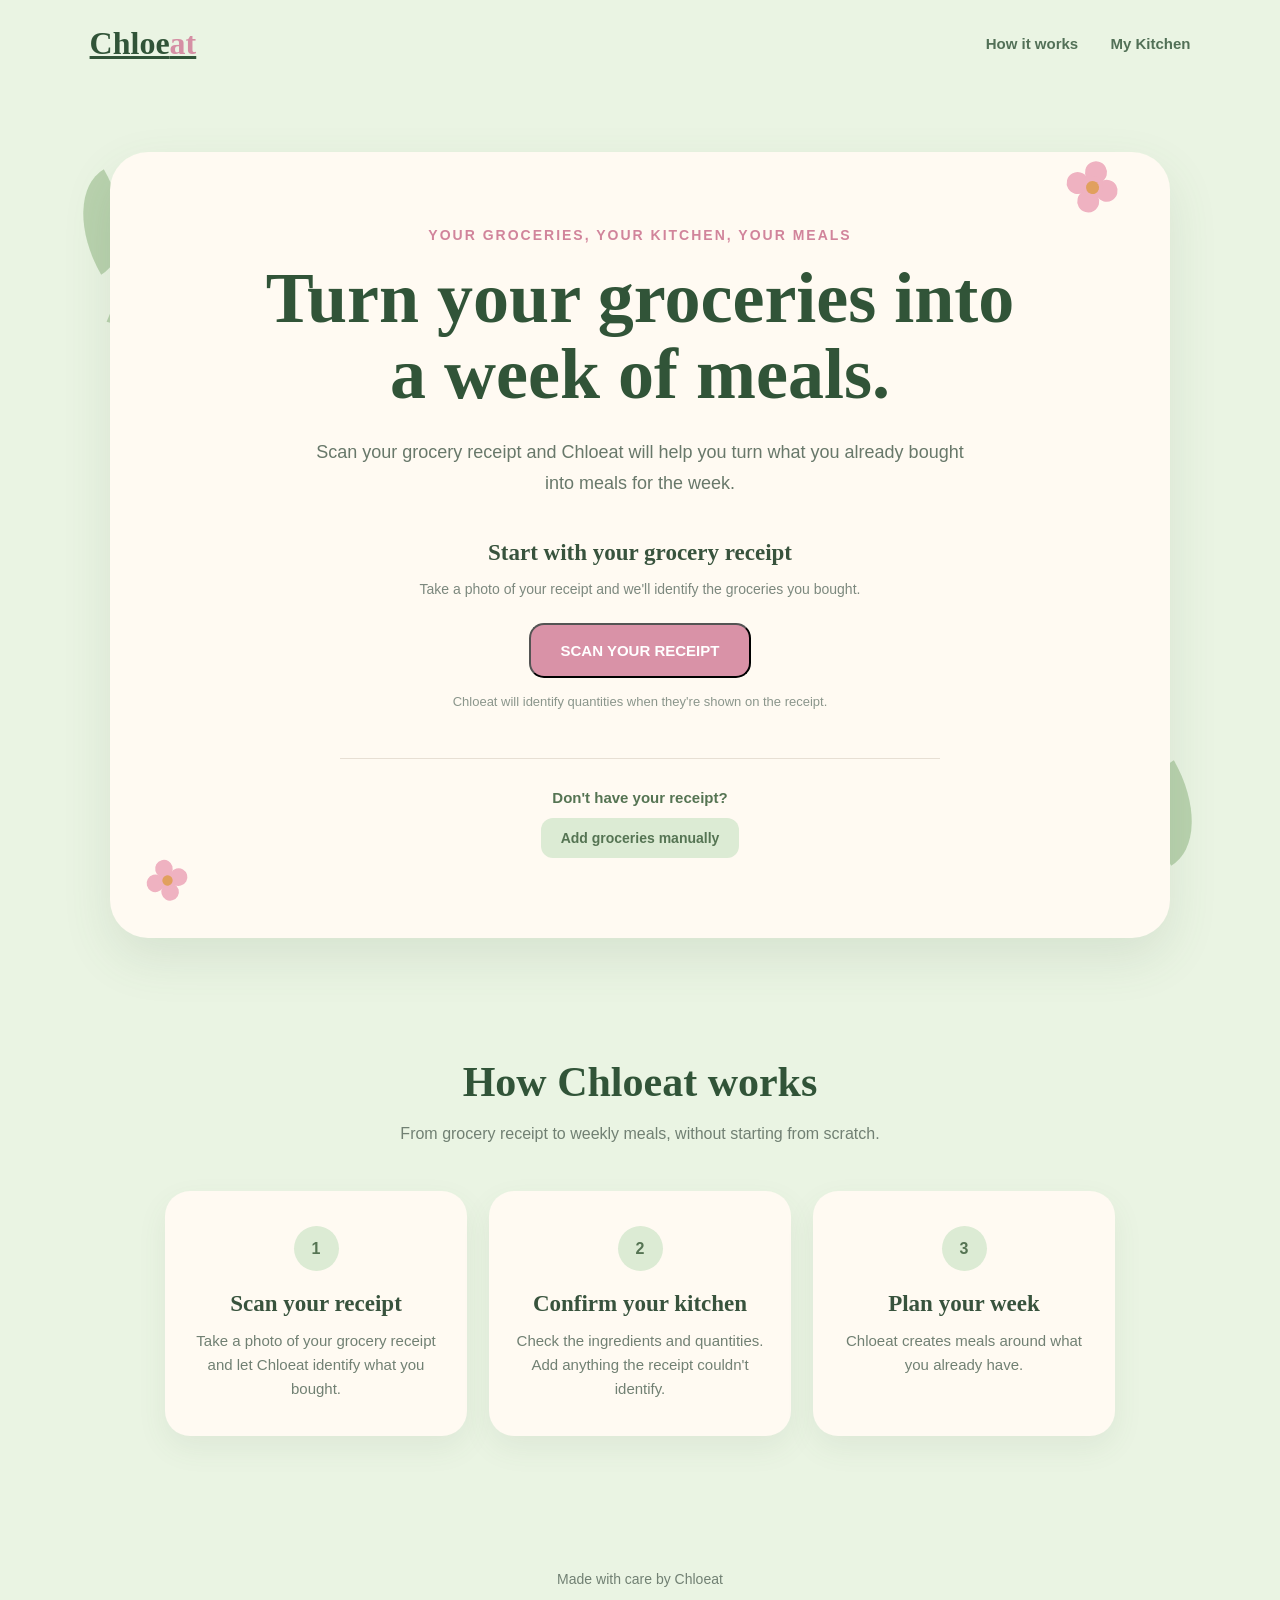
<file: index.html>
<!DOCTYPE html>
<html lang="en">

<head>
    <meta charset="UTF-8">
    <meta name="viewport" content="width=device-width, initial-scale=1.0">

    <title>Chloeat | Make Something With What You Have</title>

    <link rel="stylesheet" href="style.css">
</head>


<body>

    <header>

        <a href="index.html" class="logo">
            Chloe<span>at</span>
        </a>

        <nav>
            <a href="#how-it-works">
                How it works
            </a>

            <a href="kitchen.html">
                My Kitchen
            </a>
        </nav>

    </header>


    <main>

        <section class="hero" id="home">

            <div class="leaf leaf-one"></div>
            <div class="leaf leaf-two"></div>
            <div class="leaf leaf-three"></div>
            <div class="leaf leaf-four"></div>


            <div class="flower flower-one">
                <span></span>
            </div>

            <div class="flower flower-two">
                <span></span>
            </div>


            <div class="hero-card">

                <div class="small-title">
                    Your groceries, your kitchen, your meals
                </div>


                <h1>
                    Turn your groceries into a week of meals.
                </h1>


                <p class="hero-text">
                    Scan your grocery receipt and Chloeat will
                    help you turn what you already bought into
                    meals for the week.
                </p>


                <!-- RECEIPT SCANNER -->

                <div class="scanner-area">

                    <h2>
                        Start with your grocery receipt
                    </h2>

                    <p>
                        Take a photo of your receipt and we'll
                        identify the groceries you bought.
                    </p>


                    <div class="scan-wrapper">

                        <button
                            type="button"
                            class="scan-button"
                            id="scan-button"
                        >
                            SCAN YOUR RECEIPT
                        </button>


                        <input
                            id="receipt-upload"
                            type="file"
                            accept="image/*"
                            capture="environment"
                        >

                    </div>


                    <p class="scanner-note">
                        Chloeat will identify quantities when
                        they're shown on the receipt.
                    </p>

                </div>


                <!-- MANUAL OPTION -->

                <div class="manual-option">

                    <p>
                        Don't have your receipt?
                    </p>

                    <button
                        class="manual-button"
                        type="button"
                        id="manual-button"
                    >
                        Add groceries manually
                    </button>

                </div>

            </div>

        </section>


        <!-- HOW IT WORKS -->

        <section
            class="how-it-works"
            id="how-it-works"
        >

            <div class="section-header">

                <h2>
                    How Chloeat works
                </h2>

                <p>
                    From grocery receipt to weekly meals,
                    without starting from scratch.
                </p>

            </div>


            <div class="steps">

                <article class="step">

                    <div class="step-number">
                        1
                    </div>

                    <h3>
                        Scan your receipt
                    </h3>

                    <p>
                        Take a photo of your grocery receipt
                        and let Chloeat identify what you bought.
                    </p>

                </article>


                <article class="step">

                    <div class="step-number">
                        2
                    </div>

                    <h3>
                        Confirm your kitchen
                    </h3>

                    <p>
                        Check the ingredients and quantities.
                        Add anything the receipt couldn't identify.
                    </p>

                </article>


                <article class="step">

                    <div class="step-number">
                        3
                    </div>

                    <h3>
                        Plan your week
                    </h3>

                    <p>
                        Chloeat creates meals around what you
                        already have.
                    </p>

                </article>

            </div>

        </section>

    </main>


    <footer>

        <p>
            Made with care by Chloeat
        </p>

    </footer>


    <script>

        const receiptUpload =
            document.getElementById(
                "receipt-upload"
            );


        const scanButton =
            document.getElementById(
                "scan-button"
            );


        /*
         * OPEN FILE PICKER
         */

        scanButton.addEventListener(
            "click",
            function () {

                receiptUpload.click();

            }
        );


        /*
         * WHEN A RECEIPT IS SELECTED
         */

        receiptUpload.addEventListener(
            "change",
            function () {

                if (
                    receiptUpload.files.length === 0
                ) {

                    return;

                }


                /*
                 * IMPORTANT:
                 * START A COMPLETELY NEW SCAN
                 */

                localStorage.removeItem(
                    "groceries"
                );


                localStorage.removeItem(
                    "receiptText"
                );


                localStorage.removeItem(
                    "receiptImage"
                );


                /*
                 * READ THE IMAGE
                 */

                const file =
                    receiptUpload.files[0];


                const reader =
                    new FileReader();


                reader.onload =
                    function () {

                        localStorage.setItem(
                            "receiptImage",
                            reader.result
                        );


                        localStorage.setItem(
                            "receiptName",
                            file.name
                        );


                        /*
                         * GO TO PROCESSING
                         */

                        window.location.href =
                            "processing.html";

                    };


                reader.readAsDataURL(file);

            }
        );


        /*
         * MANUAL GROCERIES
         */

        const manualButton =
            document.getElementById(
                "manual-button"
            );


        manualButton.addEventListener(
            "click",
            function () {

                localStorage.removeItem(
                    "groceries"
                );


                localStorage.removeItem(
                    "receiptText"
                );


                localStorage.removeItem(
                    "receiptImage"
                );


                window.location.href =
                    "kitchen.html";

            }
        );

    </script>

</body>

</html>
</file>
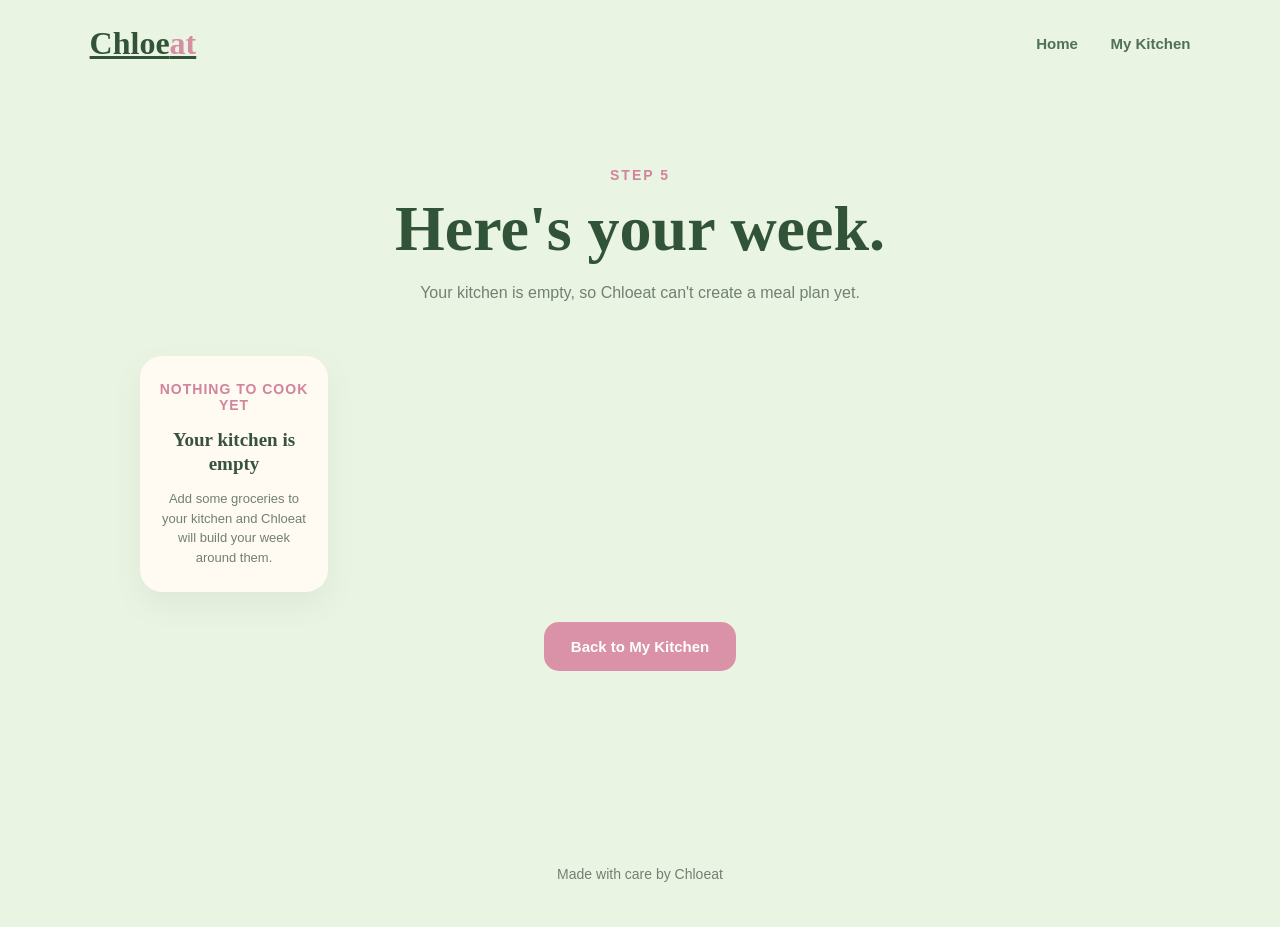
<file: kitchen.html>
<!DOCTYPE html>
<html lang="en">

<head>
    <meta charset="UTF-8">
    <meta name="viewport" content="width=device-width, initial-scale=1.0">

    <title>Your Week | Chloeat</title>

    <link rel="stylesheet" href="style.css">
</head>

<body>

    <header>

        <a href="index.html" class="logo">
            Chloe<span>at</span>
        </a>

        <nav>
            <a href="index.html">Home</a>
            <a href="kitchen.html">My Kitchen</a>
        </nav>

    </header>


    <main>

        <section class="week-page">

            <div class="section-header">

                <p class="small-title">STEP 5</p>

                <h1>Here's your week.</h1>

                <p id="week-description">
                    Chloeat created these meals using the groceries
                    currently in your kitchen.
                </p>

            </div>


            <!-- ==============================
                 WEEKLY PLAN
            ============================== -->

            <div
                class="weekly-plan"
                id="weekly-plan"
            >

            </div>


            <a
                href="kitchen.html"
                class="plan-button"
            >
                Back to My Kitchen
            </a>

        </section>

    </main>


    <footer>

        <p>
            Made with care by Chloeat
        </p>

    </footer>


    <script>

        /*
         * GET GROCERIES FROM YOUR KITCHEN
         */

        const savedGroceries =
            localStorage.getItem("groceries");


        const weeklyPlan =
            document.getElementById("weekly-plan");


        const weekDescription =
            document.getElementById("week-description");


        let groceries = [];


        if (savedGroceries) {

            groceries =
                JSON.parse(savedGroceries);

        }


        /*
         * IF THE KITCHEN IS EMPTY
         */

        if (groceries.length === 0) {

            weekDescription.textContent =
                "Your kitchen is empty, so Chloeat can't create a meal plan yet.";


            weeklyPlan.innerHTML = `

                <div class="meal-day">

                    <h3>
                        Nothing to cook yet
                    </h3>

                    <h4>
                        Your kitchen is empty
                    </h4>

                    <p>
                        Add some groceries to your kitchen
                        and Chloeat will build your week around them.
                    </p>

                </div>

            `;

        }


        /*
         * OTHERWISE, CREATE THE MEAL PLAN
         */

        else {


            /*
             * CREATE A SEARCHABLE LIST
             */

            const groceryNames =
                groceries
                    .map(function (grocery) {

                        return grocery.name
                            .toLowerCase()
                            .trim();

                    });


            /*
             * CHECK WHETHER AN INGREDIENT EXISTS
             */

            function hasIngredient(words) {

                return words.some(function (word) {

                    return groceryNames.some(function (grocery) {

                        return grocery.includes(word);

                    });

                });

            }


            /*
             * STORE POSSIBLE MEALS
             */

            const possibleMeals = [];


            /*
             * CHICKEN MEAL
             */

            if (
                hasIngredient([
                    "chicken",
                    "chicken breast",
                    "chicken thigh"
                ])
            ) {

                possibleMeals.push({

                    title: "Chicken Rice Bowl",

                    description:
                        "Chicken with rice and vegetables from your kitchen.",

                    ingredients:
                        "Uses your chicken"

                });

            }


            /*
             * EGG MEAL
             */

            if (
                hasIngredient([
                    "egg",
                    "eggs"
                ])
            ) {

                possibleMeals.push({

                    title: "Vegetable Omelette",

                    description:
                        "Eggs cooked with vegetables you already have.",

                    ingredients:
                        "Uses your eggs"

                });

            }


            /*
             * TOMATO MEAL
             */

            if (
                hasIngredient([
                    "tomato",
                    "tomatoes"
                ])
            ) {

                possibleMeals.push({

                    title: "Tomato Pasta",

                    description:
                        "Pasta with fresh tomatoes from your kitchen.",

                    ingredients:
                        "Uses your tomatoes"

                });

            }


            /*
             * BROCCOLI MEAL
             */

            if (
                hasIngredient([
                    "broccoli"
                ])
            ) {

                possibleMeals.push({

                    title: "Broccoli Rice Bowl",

                    description:
                        "Broccoli with rice and ingredients from your kitchen.",

                    ingredients:
                        "Uses your broccoli"

                });

            }


            /*
             * POTATO MEAL
             */

            if (
                hasIngredient([
                    "potato",
                    "potatoes"
                ])
            ) {

                possibleMeals.push({

                    title: "Roasted Potatoes",

                    description:
                        "Roasted potatoes with ingredients from your kitchen.",

                    ingredients:
                        "Uses your potatoes"

                });

            }


            /*
             * IF NO MEALS CAN BE CREATED
             */

            if (possibleMeals.length === 0) {

                weekDescription.textContent =
                    "Chloeat couldn't find enough recognizable ingredients to create a meal yet.";


                weeklyPlan.innerHTML = `

                    <div class="meal-day">

                        <h3>
                            Not enough ingredients
                        </h3>

                        <h4>
                            Let's go back to your kitchen
                        </h4>

                        <p>
                            Add some ingredients such as chicken,
                            eggs, tomatoes, broccoli or potatoes.
                        </p>

                    </div>

                `;

            }


            /*
             * DISPLAY THE AVAILABLE MEALS
             */

            else {

                weekDescription.textContent =
                    "These meals were created from the ingredients currently in your kitchen.";


                const days = [
                    "Monday",
                    "Tuesday",
                    "Wednesday",
                    "Thursday",
                    "Friday"
                ];


                const numberOfMeals =
                    Math.min(
                        possibleMeals.length,
                        days.length
                    );


                for (
                    let i = 0;
                    i < numberOfMeals;
                    i++
                ) {

                    const meal =
                        possibleMeals[i];


                    const mealCard =
                        document.createElement("div");


                    mealCard.className =
                        "meal-day";


                    mealCard.innerHTML = `

                        <h3>
                            ${days[i]}
                        </h3>

                        <h4>
                            ${meal.title}
                        </h4>

                        <p>
                            ${meal.description}
                        </p>

                        <small>
                            ${meal.ingredients}
                        </small>

                    `;


                    weeklyPlan.appendChild(
                        mealCard
                    );

                }

            }

        }

    </script>

</body>

</html>
</file>
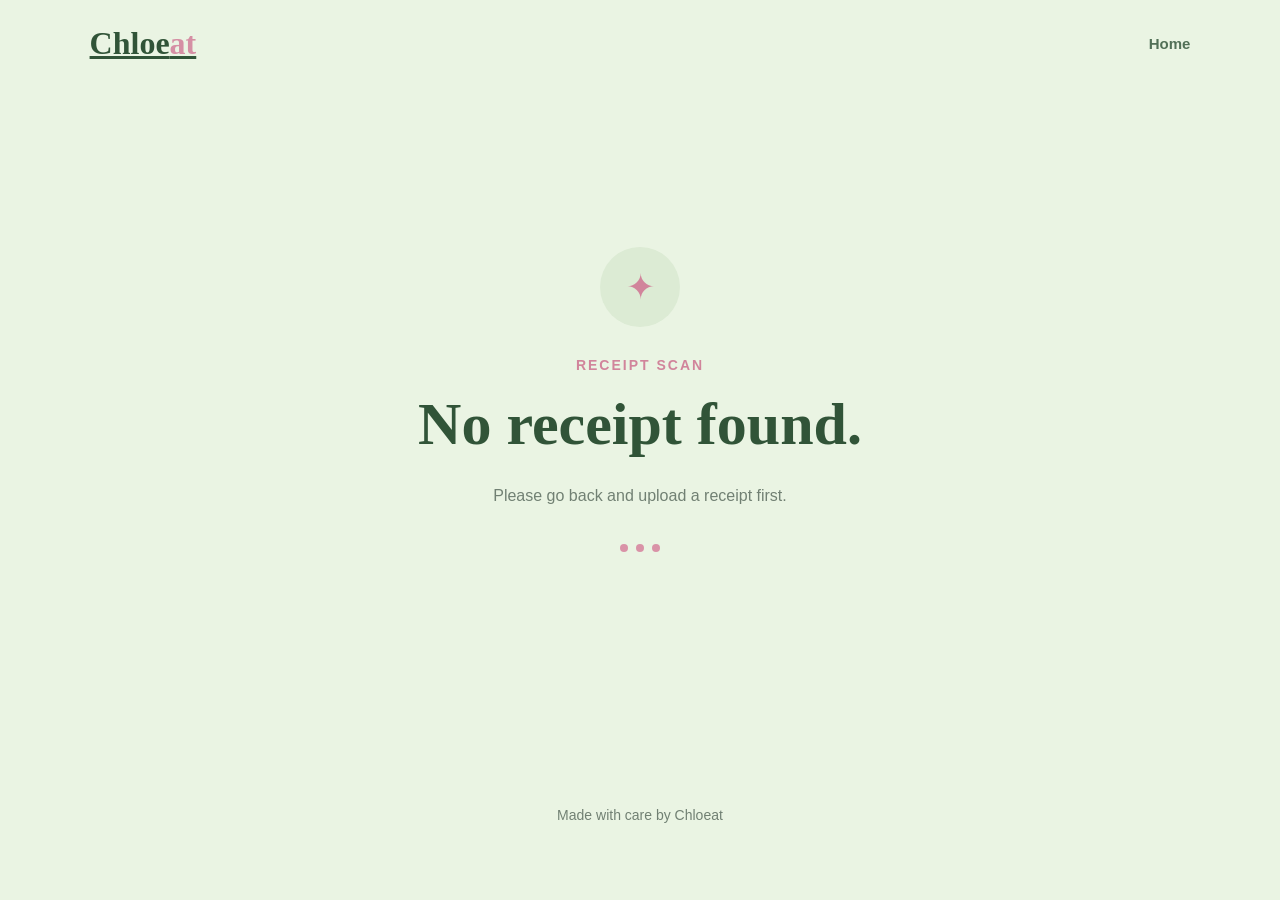
<file: processing.html>
<!DOCTYPE html>
<html lang="en">

<head>
    <meta charset="UTF-8">
    <meta name="viewport" content="width=device-width, initial-scale=1.0">

    <title>Reading Your Receipt | Chloeat</title>

    <link rel="stylesheet" href="style.css">
</head>

<body>

    <header>

        <a href="index.html" class="logo">
            Chloe<span>at</span>
        </a>

        <nav>
            <a href="index.html">Home</a>
        </nav>

    </header>

    <main>

        <section class="processing-page">

            <div class="processing-icon">
                ✦
            </div>

            <p class="small-title">
                RECEIPT SCAN
            </p>

            <h1 id="processing-title">
                Reading your receipt...
            </h1>

            <p
                class="processing-text"
                id="processing-message"
            >
                Chloeat is identifying the groceries on your receipt.
            </p>

            <div class="loading-dots">
                <span></span>
                <span></span>
                <span></span>
            </div>

        </section>

    </main>

    <footer>
        <p>
            Made with care by Chloeat
        </p>
    </footer>

    <script>

        const processingTitle =
            document.getElementById(
                "processing-title"
            );

        const processingMessage =
            document.getElementById(
                "processing-message"
            );

        const receiptImage =
            localStorage.getItem(
                "receiptImage"
            );

        if (!receiptImage) {

            processingTitle.textContent =
                "No receipt found.";

            processingMessage.textContent =
                "Please go back and upload a receipt first.";

            throw new Error(
                "No receipt image found."
            );
        }

        async function analyzeReceipt() {

            try {

                processingTitle.textContent =
                    "Reading your receipt...";

                processingMessage.textContent =
                    "Chloeat is identifying the groceries on it.";

                const response =
                    await fetch(
                        "https://chloeat.vercel.app/api/scan-receipt",
                        {
                            method: "POST",

                            headers: {
                                "Content-Type":
                                    "application/json"
                            },

                            body: JSON.stringify({
                                image:
                                    receiptImage
                            })
                        }
                    );

                const data =
                    await response.json();

                console.log(
                    "Backend response:",
                    data
                );

                if (!response.ok) {

                    throw new Error(
                        JSON.stringify(data)
                    );
                }

                if (
                    !data.groceries ||
                    !Array.isArray(
                        data.groceries
                    )
                ) {

                    throw new Error(
                        "The AI returned an invalid grocery list."
                    );
                }

                localStorage.setItem(
                    "groceries",
                    JSON.stringify(
                        data.groceries
                    )
                );

                localStorage.setItem(
                    "aiReceiptResult",
                    JSON.stringify(data)
                );

                processingTitle.textContent =
                    "Your groceries are ready!";

                processingMessage.textContent =
                    "Chloeat found the items on your receipt.";

                setTimeout(function () {

                    window.location.href =
                        "scan-review.html";

                }, 700);

            }

            catch (error) {

                console.error(
                    "Receipt analysis error:",
                    error
                );

                processingTitle.textContent =
                    "Something went wrong.";

                processingMessage.textContent =
                    error.message;

            }
        }

        analyzeReceipt();

    </script>

</body>

</html>
</file>
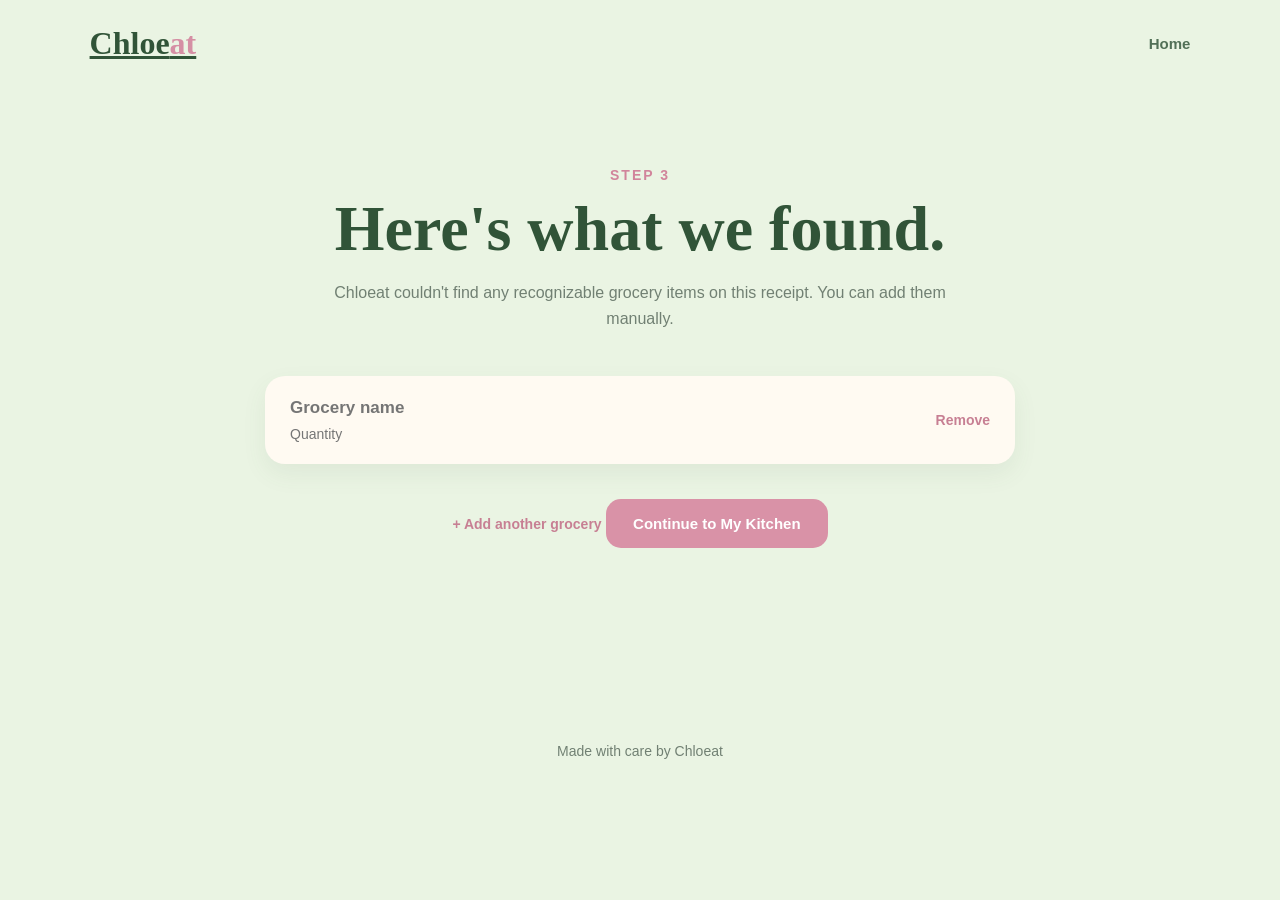
<file: review.html>
<!DOCTYPE html>
<html lang="en">

<head>
    <meta charset="UTF-8">
    <meta name="viewport" content="width=device-width, initial-scale=1.0">

    <title>Review your receipt | Chloeat</title>

    <link rel="stylesheet" href="style.css">
</head>

<body>

    <header>

        <a href="index.html" class="logo">
            Chloe<span>at</span>
        </a>

        <nav>
            <a href="index.html">Home</a>
        </nav>

    </header>


    <main>

        <section class="review-page">

            <div class="section-header">

                <p class="small-title">
                    STEP 3
                </p>

                <h1>
                    Here's what we found.
                </h1>

                <p id="review-description">
                    Check the groceries Chloeat found on your receipt.
                </p>

            </div>


            <!-- ==============================
                 OCR RESULT
            ============================== -->

            <div
                class="review-list"
                id="review-list"
            >

            </div>


            <!-- ==============================
                 ADD GROCERY
            ============================== -->

            <button
                type="button"
                class="add-item-button"
                id="add-item"
            >
                + Add another grocery
            </button>


            <!-- ==============================
                 CONTINUE
            ============================== -->

            <button
                type="button"
                class="plan-button"
                id="continue-button"
            >
                Continue to My Kitchen
            </button>

        </section>

    </main>


    <footer>

        <p>
            Made with care by Chloeat
        </p>

    </footer>


    <script>

        /*
         * GET THE OCR TEXT
         */

        const receiptText =
            localStorage.getItem("receiptText");


        const reviewList =
            document.getElementById("review-list");


        const reviewDescription =
            document.getElementById("review-description");


        /*
         * TURN OCR TEXT INTO LINES
         */

        let lines = [];


        if (receiptText) {

            lines =
                receiptText
                    .split("\n")
                    .map(function (line) {

                        return line.trim();

                    })
                    .filter(function (line) {

                        return line.length > 1;

                    });

        }


        /*
         * REMOVE OBVIOUS RECEIPT INFORMATION
         */

        const ignoredWords = [

            "total",
            "subtotal",
            "tax",
            "hst",
            "gst",
            "pst",
            "cash",
            "change",
            "credit",
            "debit",
            "visa",
            "mastercard",
            "thank",
            "welcome",
            "receipt",
            "balance",
            "payment",
            "amount",
            "discount"

        ];


        lines =
            lines.filter(function (line) {

                const lowerLine =
                    line.toLowerCase();


                return !ignoredWords.some(
                    function (word) {

                        return lowerLine.includes(word);

                    }
                );

            });


        /*
         * REMOVE LINES THAT ARE MOSTLY NUMBERS
         */

        lines =
            lines.filter(function (line) {

                const letters =
                    line.replace(
                        /[^a-zA-Z]/g,
                        ""
                    );


                return letters.length >= 2;

            });


        /*
         * LIMIT THE NUMBER OF ITEMS
         */

        lines =
            lines.slice(0, 30);


        /*
         * DISPLAY AN EMPTY RESULT
         */

        if (lines.length === 0) {

            reviewDescription.textContent =
                "Chloeat couldn't find any recognizable grocery items on this receipt. You can add them manually.";

            reviewList.innerHTML = `

                <div class="review-item">

                    <div>

                        <input
                            class="item-name"
                            type="text"
                            placeholder="Grocery name"
                        >

                        <input
                            class="item-quantity"
                            type="text"
                            placeholder="Quantity"
                        >

                    </div>

                    <button
                        type="button"
                        class="remove-button"
                    >
                        Remove
                    </button>

                </div>

            `;

        }


        /*
         * DISPLAY OCR RESULTS
         */

        else {

            lines.forEach(function (line) {

                createGroceryItem(
                    line,
                    ""
                );

            });

        }


        /*
         * CREATE A GROCERY ITEM
         */

        function createGroceryItem(
            name,
            quantity
        ) {

            const item =
                document.createElement("div");


            item.className =
                "review-item";


            item.innerHTML = `

                <div>

                    <input
                        class="item-name"
                        type="text"
                        value="${name}"
                    >

                    <input
                        class="item-quantity"
                        type="text"
                        value="${quantity}"
                        placeholder="Quantity"
                    >

                </div>


                <button
                    type="button"
                    class="remove-button"
                >
                    Remove
                </button>

            `;


            reviewList.appendChild(item);


            setupRemoveButton(
                item.querySelector(".remove-button")
            );

        }


        /*
         * REMOVE BUTTON
         */

        function setupRemoveButton(button) {

            button.addEventListener(
                "click",
                function () {

                    const item =
                        button.closest(
                            ".review-item"
                        );


                    item.remove();

                }
            );

        }


        /*
         * SET UP EXISTING REMOVE BUTTONS
         */

        document
            .querySelectorAll(".remove-button")
            .forEach(function (button) {

                setupRemoveButton(button);

            });


        /*
         * ADD GROCERY BUTTON
         */

        const addItemButton =
            document.getElementById("add-item");


        addItemButton.addEventListener(
            "click",
            function () {

                createGroceryItem(
                    "",
                    ""
                );


                const inputs =
                    reviewList.querySelectorAll(
                        ".item-name"
                    );


                inputs[
                    inputs.length - 1
                ].focus();

            }
        );


        /*
         * SAVE GROCERIES
         */

        const continueButton =
            document.getElementById(
                "continue-button"
            );


        continueButton.addEventListener(
            "click",
            function () {

                const items =
                    document.querySelectorAll(
                        ".review-item"
                    );


                const groceries = [];


                items.forEach(
                    function (item) {

                        const name =
                            item
                                .querySelector(
                                    ".item-name"
                                )
                                .value
                                .trim();


                        const quantity =
                            item
                                .querySelector(
                                    ".item-quantity"
                                )
                                .value
                                .trim();


                        if (name !== "") {

                            groceries.push({

                                name: name,

                                quantity: quantity

                            });

                        }

                    }
                );


                localStorage.setItem(
                    "groceries",
                    JSON.stringify(
                        groceries
                    )
                );


                window.location.href =
                    "kitchen.html";

            }
        );

    </script>

</body>

</html>
</file>
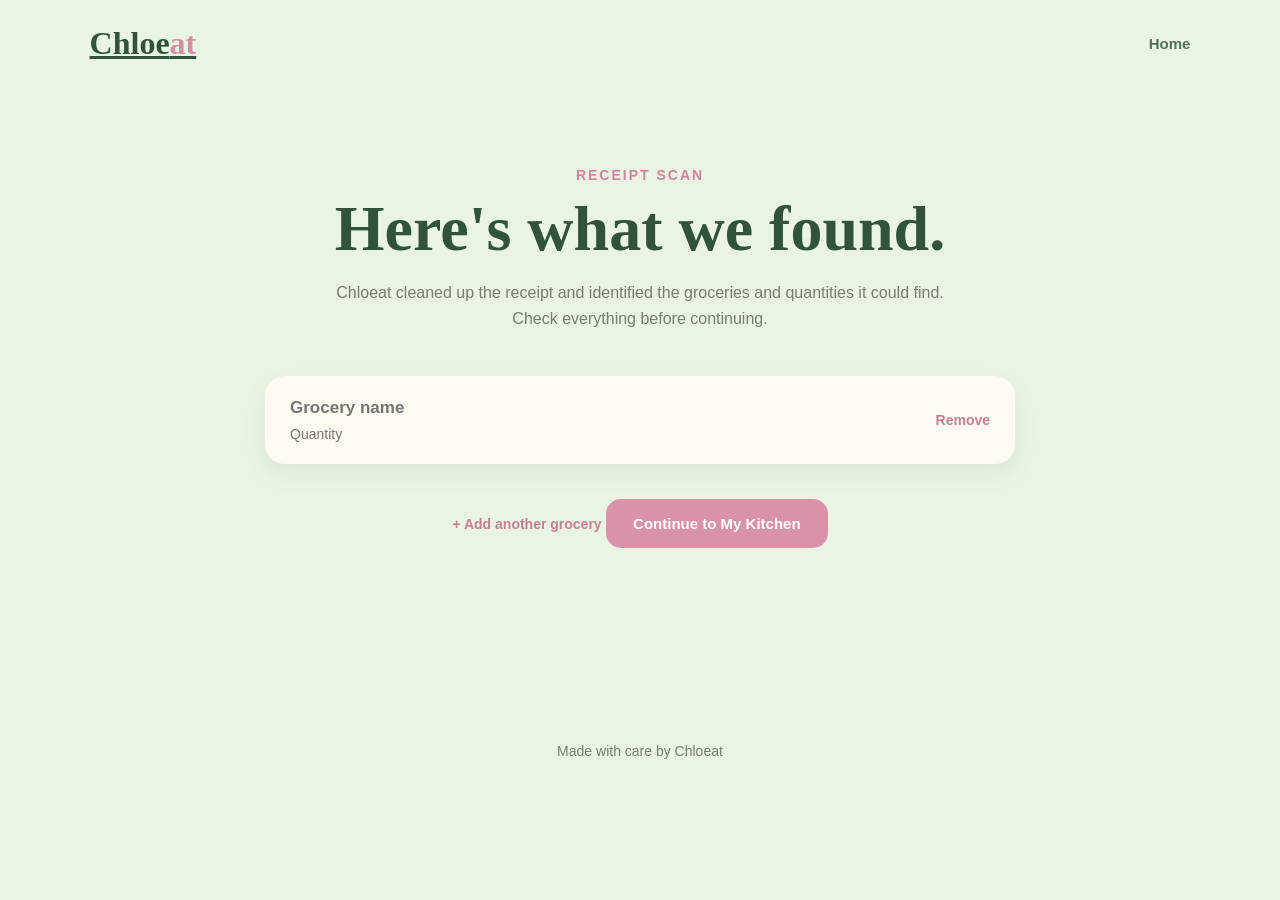
<file: scan-review.html>
<!DOCTYPE html>
<html lang="en">

<head>
    <meta charset="UTF-8">
    <meta name="viewport" content="width=device-width, initial-scale=1.0">

    <title>Receipt Results | Chloeat</title>

    <link rel="stylesheet" href="style.css">
</head>

<body>

    <header>

        <a href="index.html" class="logo">
            Chloe<span>at</span>
        </a>

        <nav>
            <a href="index.html">Home</a>
        </nav>

    </header>


    <main>

        <section class="review-page">

            <div class="section-header">

                <p class="small-title">
                    RECEIPT SCAN
                </p>

                <h1>
                    Here's what we found.
                </h1>

                <p>
                    Chloeat cleaned up the receipt and identified
                    the groceries and quantities it could find.
                    Check everything before continuing.
                </p>

            </div>


            <div
                class="review-list"
                id="review-list"
            >
            </div>


            <button
                type="button"
                class="add-item-button"
                id="add-item"
            >
                + Add another grocery
            </button>


            <button
                type="button"
                class="plan-button"
                id="continue-button"
            >
                Continue to My Kitchen
            </button>

        </section>

    </main>


    <footer>

        <p>
            Made with care by Chloeat
        </p>

    </footer>


    <script>

        /*
         * GET RAW OCR TEXT
         */

        const receiptText =
            localStorage.getItem("receiptText");


        const reviewList =
            document.getElementById(
                "review-list"
            );


        /*
         * COMMON RECEIPT ABBREVIATIONS
         *
         * This lets Chloeat turn messy
         * receipt names into normal names.
         */

        const nameCorrections = {

            "chk brst": "Chicken breast",

            "chkn brst": "Chicken breast",

            "chicken br": "Chicken breast",

            "chk breast": "Chicken breast",

            "tom": "Tomatoes",

            "toms": "Tomatoes",

            "tomato": "Tomatoes",

            "egg": "Eggs",

            "eggs": "Eggs",

            "broc": "Broccoli",

            "brocc": "Broccoli",

            "broccoli": "Broccoli",

            "pot": "Potatoes",

            "pots": "Potatoes",

            "potato": "Potatoes",

            "beef gr": "Ground beef",

            "gr beef": "Ground beef",

            "ground beef": "Ground beef",

            "onion": "Onions",

            "onions": "Onions",

            "carrot": "Carrots",

            "carrots": "Carrots",

            "milk": "Milk",

            "bread": "Bread",

            "rice": "Rice",

            "pasta": "Pasta",

            "cheese": "Cheese"

        };


        /*
         * WORDS THAT USUALLY AREN'T GROCERIES
         */

        const ignoredWords = [

            "total",

            "subtotal",

            "tax",

            "hst",

            "gst",

            "pst",

            "cash",

            "change",

            "credit",

            "debit",

            "visa",

            "mastercard",

            "payment",

            "balance",

            "amount",

            "discount",

            "savings",

            "thank",

            "welcome",

            "receipt",

            "member",

            "customer",

            "store",

            "www",

            "tel",

            "phone",

            "date",

            "time"

        ];


        /*
         * CHECK WHETHER A LINE IS PROBABLY
         * RECEIPT INFORMATION RATHER THAN FOOD.
         */

        function shouldIgnore(line) {

            const lower =
                line.toLowerCase();


            return ignoredWords.some(
                function (word) {

                    return lower.includes(word);

                }
            );

        }


        /*
         * EXTRACT A QUANTITY
         */

        function extractQuantity(text) {

            /*
             * Kilograms
             *
             * 1.24 kg
             * 1.24kg
             */

            let match =
                text.match(
                    /(\d+(?:\.\d+)?)\s*(kg|kgs|kilogram|kilograms)\b/i
                );


            if (match) {

                return match[1] + " kg";

            }


            /*
             * Grams
             *
             * 500 g
             * 500g
             */

            match =
                text.match(
                    /(\d+(?:\.\d+)?)\s*(g|grams|gram)\b/i
                );


            if (match) {

                return match[1] + " g";

            }


            /*
             * Millilitres
             */

            match =
                text.match(
                    /(\d+(?:\.\d+)?)\s*(ml|millilitre|millilitres)\b/i
                );


            if (match) {

                return match[1] + " ml";

            }


            /*
             * Litres
             */

            match =
                text.match(
                    /(\d+(?:\.\d+)?)\s*(l|litre|litres)\b/i
                );


            if (match) {

                return match[1] + " L";

            }


            /*
             * X UNITS
             *
             * 12 eggs
             * 6 units
             */

            match =
                text.match(
                    /(\d+)\s*(units?|pcs?|pieces?)\b/i
                );


            if (match) {

                return match[1] + " units";

            }


            /*
             * NUMBER OF EGGS
             *
             * "12 eggs"
             */

            if (
                /eggs?/i.test(text)
            ) {

                match =
                    text.match(
                        /\b(\d+)\b/
                    );


                if (match) {

                    return match[1] + " units";

                }

            }


            /*
             * PACK COUNT
             *
             * 2 x 500 g
             */

            match =
                text.match(
                    /(\d+)\s*x\s*(\d+(?:\.\d+)?)\s*(kg|g|ml|l)\b/i
                );


            if (match) {

                return (
                    match[1] +
                    " × " +
                    match[2] +
                    " " +
                    match[3]
                );

            }


            return "";

        }


        /*
         * CLEAN THE GROCERY NAME
         */

        function cleanName(text) {

            let name =
                text;


            /*
             * Remove quantities
             */

            name =
                name.replace(
                    /\d+(?:\.\d+)?\s*(kg|kgs|g|grams|ml|l|units?|pcs?|pieces?)\b/gi,
                    ""
                );


            /*
             * Remove prices
             *
             * $12.99
             * 12.99
             */

            name =
                name.replace(
                    /\$?\d+\.\d{2}/g,
                    ""
                );


            /*
             * Remove isolated numbers
             */

            name =
                name.replace(
                    /\b\d+\b/g,
                    ""
                );


            /*
             * Remove common receipt symbols
             */

            name =
                name.replace(
                    /[*#@]/g,
                    ""
                );


            /*
             * Clean spaces
             */

            name =
                name
                    .replace(/\s+/g, " ")
                    .trim();


            /*
             * LOWERCASE VERSION FOR MATCHING
             */

            const lower =
                name.toLowerCase();


            /*
             * LOOK FOR A KNOWN CORRECTION
             */

            for (
                const key in nameCorrections
            ) {

                if (
                    lower === key ||
                    lower.includes(key)
                ) {

                    return nameCorrections[key];

                }

            }


            /*
             * CAPITALIZE NORMAL OCR TEXT
             */

            return name
                .toLowerCase()
                .replace(
                    /\b\w/g,
                    function (letter) {

                        return letter.toUpperCase();

                    }
                );

        }


        /*
         * PARSE THE RECEIPT
         */

        function parseReceipt(text) {

            if (
                !text ||
                text.trim() === ""
            ) {

                return [];

            }


            const lines =
                text
                    .split("\n")
                    .map(function (line) {

                        return line.trim();

                    })
                    .filter(function (line) {

                        return line.length > 1;

                    });


            const groceries = [];


            lines.forEach(function (line) {

                /*
                 * Ignore obvious receipt information
                 */

                if (
                    shouldIgnore(line)
                ) {

                    return;

                }


                /*
                 * Extract quantity first
                 */

                const quantity =
                    extractQuantity(line);


                /*
                 * Clean the name
                 */

                const name =
                    cleanName(line);


                /*
                 * Don't add useless lines
                 */

                if (
                    name.length < 2
                ) {

                    return;

                }


                /*
                 * Don't add lines that
                 * are almost entirely numbers
                 */

                const letters =
                    name.replace(
                        /[^a-zA-Z]/g,
                        ""
                    );


                if (
                    letters.length < 2
                ) {

                    return;

                }


                /*
                 * Add grocery
                 */

                groceries.push({

                    name: name,

                    quantity: quantity

                });

            });


            return groceries;

        }


        /*
         * PARSE THE ACTUAL OCR RESULT
         */

        const groceries =
            parseReceipt(
                receiptText
            );


        /*
         * DISPLAY GROCERIES
         */

        if (
            groceries.length === 0
        ) {

            reviewList.innerHTML = `

                <div class="review-item">

                    <div>

                        <input
                            class="item-name"
                            type="text"
                            placeholder="Grocery name"
                        >

                        <input
                            class="item-quantity"
                            type="text"
                            placeholder="Quantity"
                        >

                    </div>

                    <button
                        type="button"
                        class="remove-button"
                    >
                        Remove
                    </button>

                </div>

            `;

        }


        else {

            groceries.forEach(
                function (grocery) {

                    createItem(
                        grocery.name,
                        grocery.quantity
                    );

                }
            );

        }


        /*
         * CREATE REVIEW ITEM
         */

        function createItem(
            name,
            quantity
        ) {

            const item =
                document.createElement("div");


            item.className =
                "review-item";


            item.innerHTML = `

                <div>

                    <input
                        class="item-name"
                        type="text"
                        value="${escapeHTML(name)}"
                    >

                    <input
                        class="item-quantity"
                        type="text"
                        value="${escapeHTML(quantity)}"
                        placeholder="Quantity"
                    >

                </div>

                <button
                    type="button"
                    class="remove-button"
                >
                    Remove
                </button>

            `;


            reviewList.appendChild(
                item
            );


            item.querySelector(
                ".remove-button"
            ).addEventListener(
                "click",
                function () {

                    item.remove();

                }
            );

        }


        /*
         * PROTECT TEXT INSERTED INTO HTML
         */

        function escapeHTML(text) {

            return text
                .replace(
                    /&/g,
                    "&amp;"
                )
                .replace(
                    /</g,
                    "&lt;"
                )
                .replace(
                    />/g,
                    "&gt;"
                )
                .replace(
                    /"/g,
                    "&quot;"
                )
                .replace(
                    /'/g,
                    "&#039;"
                );

        }


        /*
         * ADD GROCERY
         */

        document
            .getElementById("add-item")
            .addEventListener(
                "click",
                function () {

                    createItem(
                        "",
                        ""
                    );


                    const inputs =
                        reviewList.querySelectorAll(
                            ".item-name"
                        );


                    inputs[
                        inputs.length - 1
                    ].focus();

                }
            );


        /*
         * SAVE TO KITCHEN
         */

        document
            .getElementById(
                "continue-button"
            )
            .addEventListener(
                "click",
                function () {

                    const items =
                        document.querySelectorAll(
                            ".review-item"
                        );


                    const savedGroceries = [];


                    items.forEach(
                        function (item) {

                            const name =
                                item
                                    .querySelector(
                                        ".item-name"
                                    )
                                    .value
                                    .trim();


                            const quantity =
                                item
                                    .querySelector(
                                        ".item-quantity"
                                    )
                                    .value
                                    .trim();


                            if (
                                name !== ""
                            ) {

                                savedGroceries.push({

                                    name: name,

                                    quantity: quantity

                                });

                            }

                        }
                    );


                    localStorage.setItem(
                        "groceries",
                        JSON.stringify(
                            savedGroceries
                        )
                    );


                    window.location.href =
                        "kitchen.html";

                }
            );

    </script>

</body>

</html>
</file>
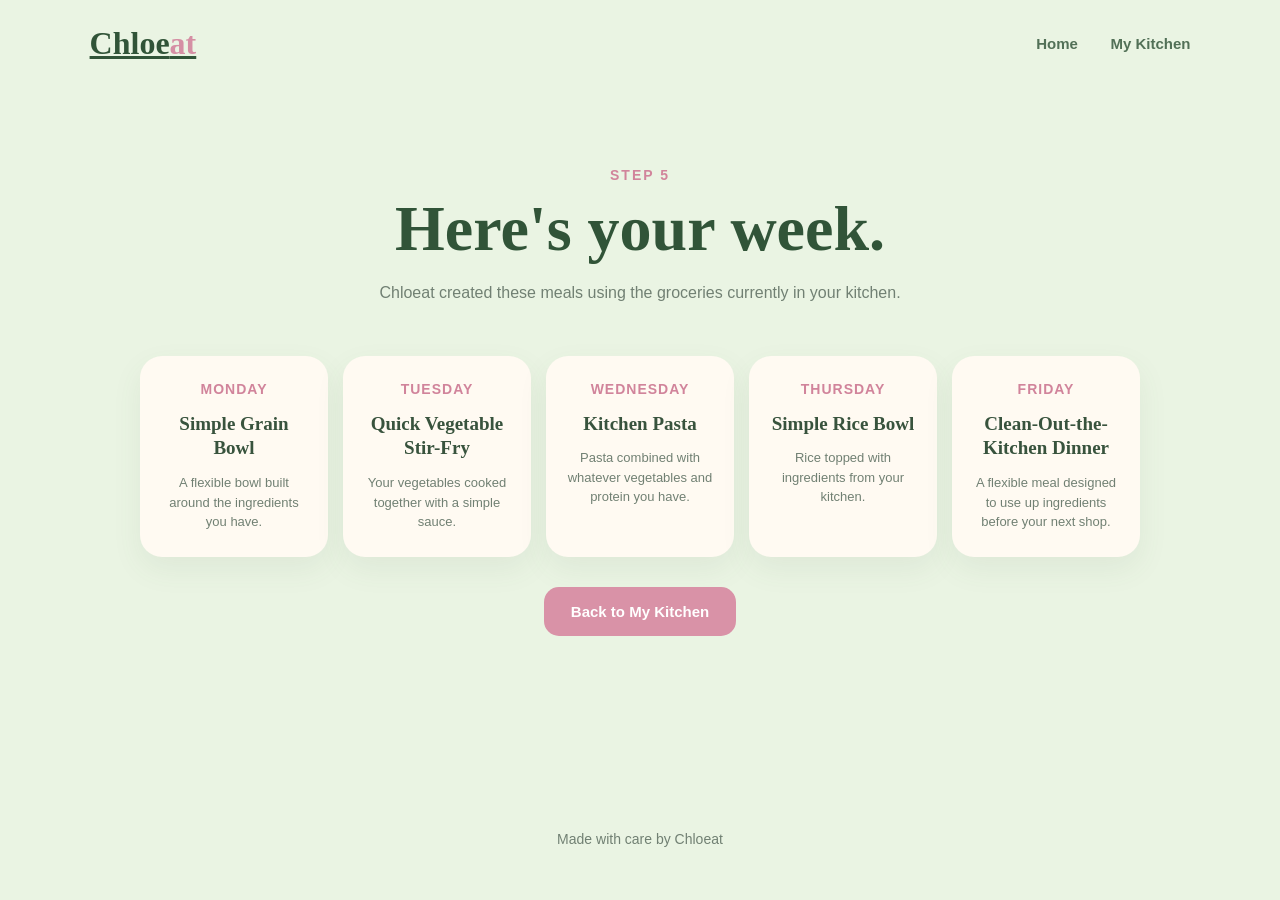
<file: week.html>
<!DOCTYPE html>
<html lang="en">

<head>
    <meta charset="UTF-8">
    <meta name="viewport" content="width=device-width, initial-scale=1.0">

    <title>Your Week | Chloeat</title>

    <link rel="stylesheet" href="style.css">
</head>

<body>

    <header>

        <a href="index.html" class="logo">
            Chloe<span>at</span>
        </a>

        <nav>
            <a href="index.html">Home</a>
            <a href="kitchen.html">My Kitchen</a>
        </nav>

    </header>


    <main>

        <section class="week-page">

            <div class="section-header">

                <p class="small-title">STEP 5</p>

                <h1>Here's your week.</h1>

                <p>
                    Chloeat created these meals using the groceries
                    currently in your kitchen.
                </p>

            </div>


            <!-- ==============================
                 WEEKLY PLAN
            ============================== -->

            <div
                class="weekly-plan"
                id="weekly-plan"
            >

            </div>


            <a
                href="kitchen.html"
                class="plan-button"
            >
                Back to My Kitchen
            </a>

        </section>

    </main>


    <footer>

        <p>
            Made with care by Chloeat
        </p>

    </footer>


    <script>

        /*
         * GET GROCERIES FROM YOUR KITCHEN
         */

        const savedGroceries =
            localStorage.getItem("groceries");


        const weeklyPlan =
            document.getElementById("weekly-plan");


        let groceries = [];


        if (savedGroceries) {

            groceries =
                JSON.parse(savedGroceries);

        }


        /*
         * TURN GROCERY NAMES INTO ONE SEARCHABLE STRING
         */

        const groceryNames =
            groceries
                .map(function (grocery) {
                    return grocery.name.toLowerCase();
                })
                .join(" ");


        /*
         * HELPER FUNCTION
         */

        function hasIngredient(words) {

            return words.some(function (word) {

                return groceryNames.includes(word);

            });

        }


        /*
         * CREATE MEAL IDEAS
         */

        const meals = [];


        /*
         * CHICKEN
         */

        if (hasIngredient([
            "chicken",
            "poultry"
        ])) {

            meals.push({

                day: "Monday",

                title: "Chicken & Rice Bowl",

                description:
                    "A simple bowl with chicken, rice and vegetables."

            });

        }


        /*
         * EGGS
         */

        if (hasIngredient([
            "egg",
            "eggs"
        ])) {

            meals.push({

                day: "Tuesday",

                title: "Veggie Omelette",

                description:
                    "Eggs cooked with the vegetables you already have."

            });

        }


        /*
         * TOMATOES
         */

        if (hasIngredient([
            "tomato",
            "tomatoes"
        ])) {

            meals.push({

                day: "Wednesday",

                title: "Tomato Pasta",

                description:
                    "A simple pasta dish with fresh tomatoes."

            });

        }


        /*
         * BROCCOLI
         */

        if (hasIngredient([
            "broccoli"
        ])) {

            meals.push({

                day: "Thursday",

                title: "Broccoli Rice Bowl",

                description:
                    "Warm rice with broccoli and your choice of protein."

            });

        }


        /*
         * POTATOES
         */

        if (hasIngredient([
            "potato",
            "potatoes"
        ])) {

            meals.push({

                day: "Friday",

                title: "Roasted Potatoes & Vegetables",

                description:
                    "Roasted potatoes with the vegetables from your kitchen."

            });

        }


        /*
         * ADD MORE MEALS IF WE DON'T HAVE ENOUGH
         */

        const backupMeals = [

            {
                day: "Monday",
                title: "Simple Grain Bowl",
                description:
                    "A flexible bowl built around the ingredients you have."
            },

            {
                day: "Tuesday",
                title: "Quick Vegetable Stir-Fry",
                description:
                    "Your vegetables cooked together with a simple sauce."
            },

            {
                day: "Wednesday",
                title: "Kitchen Pasta",
                description:
                    "Pasta combined with whatever vegetables and protein you have."
            },

            {
                day: "Thursday",
                title: "Simple Rice Bowl",
                description:
                    "Rice topped with ingredients from your kitchen."
            },

            {
                day: "Friday",
                title: "Clean-Out-the-Kitchen Dinner",
                description:
                    "A flexible meal designed to use up ingredients before your next shop."
            }

        ];


        /*
         * MAKE SURE WE HAVE FIVE DAYS
         */

        let backupIndex = 0;


        while (meals.length < 5) {

            meals.push(
                backupMeals[backupIndex]
            );

            backupIndex++;

        }


        /*
         * ONLY SHOW FIVE DAYS
         */

        const finalMeals =
            meals.slice(0, 5);


        /*
         * DISPLAY THE MEAL PLAN
         */

        finalMeals.forEach(function (meal) {

            const mealCard =
                document.createElement("div");


            mealCard.className =
                "meal-day";


            mealCard.innerHTML = `

                <h3>
                    ${meal.day}
                </h3>

                <h4>
                    ${meal.title}
                </h4>

                <p>
                    ${meal.description}
                </p>

            `;


            weeklyPlan.appendChild(mealCard);

        });


    </script>

</body>

</html>
</file>
<file: style.css>
/* ==============================
   BASIC SETUP
============================== */

* {
    box-sizing: border-box;
    margin: 0;
    padding: 0;
}

html {
    scroll-behavior: smooth;
}

body {
    min-height: 100vh;

    font-family: Arial, sans-serif;

    color: #38533d;
    background: #eaf4e3;

    overflow-x: hidden;
}

button,
input,
select {
    font-family: inherit;
}


/* ==============================
   HEADER
============================== */

header {
    width: 100%;
    padding: 25px 7%;

    display: flex;
    justify-content: space-between;
    align-items: center;
}

.logo {
    font-family: Georgia, serif;
    font-size: 32px;
    font-weight: bold;

    color: #315438;
}

.logo span {
    color: #d58fa4;
}

nav a {
    text-decoration: none;

    color: #527057;

    margin-left: 28px;

    font-size: 15px;
    font-weight: 600;

    transition: 0.2s ease;
}

nav a:hover {
    color: #d1849b;
}


/* ==============================
   HERO SECTION
============================== */
.hero {
    position: relative;

    width: 100%;
    max-width: 1100px;

    margin: 45px auto 0;
    padding: 20px;

    isolation: isolate;
}

.hero-card {
    position: relative;
    z-index: 2;

    width: 100%;
    max-width: 1100px;

    margin: 0 auto;

    background: #fffaf2;

    border-radius: 38px;

    padding: 75px 45px 80px;

    text-align: center;

    box-shadow:
        0 20px 50px rgba(73, 105, 73, 0.12);
}

.small-title {
    margin-bottom: 18px;

    color: #d1849b;

    font-size: 14px;
    font-weight: bold;

    letter-spacing: 2px;
    text-transform: uppercase;
}

h1 {
    max-width: 800px;

    margin: 0 auto;

    font-family: Georgia, serif;

    font-size: clamp(42px, 7vw, 72px);

    line-height: 1.05;

    color: #315438;
}

.hero-text {
    max-width: 650px;

    margin: 25px auto 0;

    color: #68786a;

    font-size: 18px;
    line-height: 1.7;
}


/* ==============================
   RECEIPT SCANNER
============================== */

.scanner-area {
    max-width: 700px;

    margin: 42px auto 0;

    text-align: center;
}

.scanner-area h2 {
    margin-bottom: 12px;

    color: #38533d;

    font-family: Georgia, serif;

    font-size: 23px;
}

.scanner-area > p {
    margin-bottom: 22px;

    color: #7c887e;

    font-size: 14px;
    line-height: 1.6;
}


/* Keep upload area inside hero */

.scan-wrapper {
    display: flex;

    justify-content: center;
    align-items: center;

    width: 100%;

    margin: 0 auto;
}


/* Hide actual file input */

#receipt-upload {
    display: none;
}


/* Scan button */

.scan-button {
    display: inline-flex;

    align-items: center;
    justify-content: center;

    min-width: 210px;

    padding: 17px 30px;

    border-radius: 15px;

    background: #d992a7;

    color: white;

    font-size: 15px;
    font-weight: bold;

    cursor: pointer;

    transition:
        background 0.2s ease,
        transform 0.2s ease,
        box-shadow 0.2s ease;
}

.scan-button:hover {
    background: #c97f96;

    transform: translateY(-2px);

    box-shadow:
        0 8px 20px rgba(201, 127, 150, 0.2);
}


/* Scanner note */

.scanner-note {
    margin-top: 14px !important;
    margin-bottom: 0 !important;

    color: #8b968c !important;

    font-size: 13px !important;
}


/* ==============================
   MANUAL OPTION
============================== */

.manual-option {
    max-width: 600px;

    margin: 45px auto 0;

    padding-top: 30px;

    border-top: 1px solid #e7dfd4;
}

.manual-option p {
    margin-bottom: 12px;

    color: #557453;

    font-size: 15px;
    font-weight: bold;
}

.manual-button {
    border: none;

    padding: 12px 20px;

    border-radius: 12px;

    background: #dcebd4;

    color: #557453;

    font-size: 14px;
    font-weight: bold;

    cursor: pointer;

    transition: 0.2s ease;
}

.manual-button:hover {
    background: #cfe2c6;

    transform: translateY(-1px);
}


/* ==============================
   BOTANICAL DECORATIONS
============================== */

.leaf {
    position: absolute;

    width: 55px;
    height: 90px;

    background: #a9c79c;

    border-radius: 100% 0 100% 0;

    opacity: 0.75;

    pointer-events: none;

    z-index: 1;
}

.leaf-one {
    top: 45px;
    left: -15px;

    transform: rotate(-30deg);
}

.leaf-two {
    top: 120px;
    left: 20px;

    transform: rotate(20deg) scale(0.75);
}

.leaf-three {
    right: -10px;
    bottom: 100px;

    transform: rotate(150deg);
}

.leaf-four {
    right: 35px;
    bottom: 45px;

    transform: rotate(110deg) scale(0.75);
}


/* ==============================
   FLOWERS
============================== */

.flower {
    position: absolute;

    width: 55px;
    height: 55px;

    z-index: 3;

    pointer-events: none;
}


/* Petals */

.flower::before {
    content: "";

    position: absolute;

    width: 22px;
    height: 22px;

    top: 16px;
    left: 16px;

    background: #efb2c1;

    border-radius: 50%;

    box-shadow:
        0 -15px 0 #efb2c1,
        15px 0 0 #efb2c1,
        0 15px 0 #efb2c1,
        -15px 0 0 #efb2c1;
}


/* Flower center */

.flower span {
    position: absolute;

    width: 13px;
    height: 13px;

    top: 21px;
    left: 21px;

    background: #e1a05e;

    border-radius: 50%;

    z-index: 2;
}


/* Flower positions */

.flower-one {
    top: 28px;
    right: 70px;

    transform: rotate(15deg);
}

.flower-two {
    bottom: 50px;
    left: 50px;

    transform: scale(0.8) rotate(-15deg);
}


/* ==============================
   GENERAL SECTION HEADER
============================== */

.section-header {
    max-width: 650px;

    margin: 0 auto 45px;

    text-align: center;
}

.section-header .small-title {
    margin-bottom: 12px;
}

.section-header h2 {
    margin-bottom: 15px;

    color: #315438;

    font-family: Georgia, serif;

    font-size: 42px;
    line-height: 1.15;
}

.section-header > p:last-child {
    color: #718073;

    font-size: 16px;
    line-height: 1.6;
}


/* ==============================
   KITCHEN
============================== */

.kitchen {
    max-width: 1000px;

    margin: 100px auto;

    padding: 0 25px;

    text-align: center;
}

.inventory {
    display: grid;

    grid-template-columns: repeat(4, 1fr);

    gap: 18px;
}

.inventory-item {
    padding: 28px 20px;

    background: #fffaf2;

    border-radius: 22px;

    box-shadow:
        0 12px 30px rgba(73, 105, 73, 0.08);
}

.inventory-item h3 {
    margin-bottom: 10px;

    color: #38533d;

    font-family: Georgia, serif;

    font-size: 20px;
}

.inventory-item p {
    color: #718073;

    font-size: 14px;
}


/* ==============================
   BUTTONS
============================== */

.plan-button {
    display: block;

    margin: 30px auto 0;

    border: none;

    padding: 16px 27px;

    border-radius: 15px;

    background: #d992a7;

    color: white;

    font-size: 15px;
    font-weight: bold;

    cursor: pointer;

    transition: 0.2s ease;
}

.plan-button:hover {
    background: #c97f96;

    transform: translateY(-2px);
}


/* ==============================
   WEEKLY MEAL PLAN
============================== */

.meal-plan {
    max-width: 1100px;

    margin: 100px auto;

    padding: 0 25px;
}

.weekly-plan {
    display: grid;

    grid-template-columns: repeat(5, 1fr);

    gap: 15px;
}

.meal-day {
    padding: 25px 18px;

    background: #fffaf2;

    border-radius: 22px;

    box-shadow:
        0 12px 30px rgba(73, 105, 73, 0.08);
}

.meal-day h3 {
    margin-bottom: 15px;

    color: #d1849b;

    font-size: 14px;

    text-transform: uppercase;

    letter-spacing: 1px;
}

.meal-day h4 {
    margin-bottom: 12px;

    color: #38533d;

    font-family: Georgia, serif;

    font-size: 19px;

    line-height: 1.3;
}

.meal-day p {
    color: #718073;

    font-size: 13px;

    line-height: 1.5;
}


/* ==============================
   HOW IT WORKS
============================== */

.how-it-works {
    max-width: 1000px;

    margin: 100px auto;

    padding: 0 25px;

    text-align: center;
}

.steps {
    display: grid;

    grid-template-columns: repeat(3, 1fr);

    gap: 22px;
}

.step {
    background: #fffaf2;

    border-radius: 25px;

    padding: 35px 25px;

    box-shadow:
        0 12px 30px rgba(73, 105, 73, 0.08);
}

.step-number {
    width: 45px;
    height: 45px;

    margin: 0 auto 20px;

    display: flex;

    align-items: center;
    justify-content: center;

    border-radius: 50%;

    background: #dcebd4;

    color: #557453;

    font-weight: bold;
}

.step h3 {
    margin-bottom: 12px;

    color: #38533d;

    font-family: Georgia, serif;

    font-size: 23px;
}

.step p {
    color: #718073;

    font-size: 15px;

    line-height: 1.6;
}


/* ==============================
   FOOTER
============================== */

footer {
    padding: 35px 20px 45px;

    text-align: center;

    color: #718073;

    font-size: 14px;
}


/* ==============================
   MOBILE
============================== */

@media (max-width: 750px) {

    /* HEADER */

    header {
        padding: 20px;
    }

    nav {
        display: none;
    }


    /* HERO */
@media (max-width: 750px) {

    .hero {
        width: 100%;
        max-width: none;

        margin-top: 25px;
        padding: 10px 15px;
    }

    .hero-card {
        width: 100%;
        max-width: none;

        margin: 0 auto;

        padding: 55px 22px 60px;

        border-radius: 28px;
    }

    /* the rest of your mobile CSS... */
}

    h1 {
        font-size: 43px;
    }

    .hero-text {
        font-size: 16px;
    }


    /* SCANNER */

    .scanner-area {
        margin-top: 35px;
    }

    .scanner-area h2 {
        font-size: 21px;
    }

    .scan-wrapper {
        width: 100%;
    }

    .scan-button {
        width: 100%;

        padding: 16px;
    }


    /* MANUAL OPTION */

    .manual-option {
        margin-top: 40px;
    }

    .manual-button {
        width: 100%;
    }


    /* FLOWERS */

    .flower-one {
        top: 20px;
        right: 8px;

        transform: scale(0.7) rotate(15deg);
    }

    .flower-two {
        bottom: 25px;
        left: 8px;

        transform: scale(0.6) rotate(-15deg);
    }


    /* LEAVES */

    .leaf-one {
        top: 25px;
        left: -30px;

        transform: rotate(-30deg) scale(0.75);
    }

    .leaf-two {
        top: 100px;
        left: -25px;

        transform: rotate(20deg) scale(0.6);
    }

    .leaf-three {
        right: -30px;
        bottom: 100px;

        transform: rotate(150deg) scale(0.75);
    }

    .leaf-four {
        right: -20px;
        bottom: 35px;

        transform: rotate(110deg) scale(0.6);
    }


    /* SECTION HEADERS */

    .section-header {
        margin-bottom: 30px;
    }

    .section-header h2 {
        font-size: 35px;
    }


    /* KITCHEN */

    .kitchen {
        margin: 70px auto;

        padding: 0 15px;
    }

    .inventory {
        grid-template-columns: 1fr 1fr;

        gap: 12px;
    }

    .inventory-item {
        padding: 22px 15px;
    }

    .inventory-item h3 {
        font-size: 18px;
    }

    .plan-button {
        width: 100%;
    }


    /* MEAL PLAN */

    .meal-plan {
        margin: 70px auto;

        padding: 0 15px;
    }

    .weekly-plan {
        grid-template-columns: 1fr;

        gap: 15px;
    }

    .meal-day {
        padding: 23px;
    }


    /* HOW IT WORKS */

    .how-it-works {
        margin: 70px auto;

        padding: 0 15px;
    }

    .steps {
        grid-template-columns: 1fr;
    }

}
/* YOUR KITCHEN PAGE */

.kitchen-page {
    max-width: 1000px;
    margin: 80px auto;
    padding: 0 25px 80px;
    text-align: center;
}

.kitchen-page .section-header {
    max-width: 650px;
    margin: 0 auto 45px;
}

.kitchen-page .section-header h1 {
    margin-bottom: 18px;
    color: #315438;
    font-family: Georgia, serif;
    font-size: clamp(42px, 7vw, 64px);
    line-height: 1.05;
}

.kitchen-page .section-header > p:last-child {
    color: #718073;
    font-size: 16px;
    line-height: 1.6;
}

.kitchen-page .inventory {
    max-width: 850px;
    margin: 0 auto;
}

.kitchen-page .plan-button {
    margin-top: 40px;
}
/* YOUR WEEK PAGE */

.week-page {
    max-width: 1100px;
    margin: 80px auto;
    padding: 0 25px 80px;
    text-align: center;
}

.week-page .section-header {
    max-width: 650px;
    margin: 0 auto 50px;
}

.week-page .section-header h1 {
    margin-bottom: 18px;
    color: #315438;
    font-family: Georgia, serif;
    font-size: clamp(42px, 7vw, 64px);
    line-height: 1.05;
}

.week-page .section-header > p:last-child {
    color: #718073;
    font-size: 16px;
    line-height: 1.6;
}

.week-page .weekly-plan {
    max-width: 1000px;
    margin: 0 auto;
}
.plan-button {
    display: inline-flex;
    align-items: center;
    justify-content: center;
    text-decoration: none;
}
/* PROCESSING PAGE */

.processing-page {
    max-width: 800px;
    margin: 120px auto;
    padding: 40px 25px 100px;
    text-align: center;
}

.processing-icon {
    width: 80px;
    height: 80px;
    margin: 0 auto 30px;
    display: flex;
    align-items: center;
    justify-content: center;
    border-radius: 50%;
    background: #dcebd4;
    color: #d1849b;
    font-size: 35px;
    animation: gentle-spin 2.5s linear infinite;
}

.processing-page h1 {
    max-width: 700px;
    margin: 0 auto;
    color: #315438;
    font-family: Georgia, serif;
    font-size: clamp(40px, 6vw, 60px);
    line-height: 1.1;
}

.processing-text {
    max-width: 500px;
    margin: 25px auto 0;
    color: #718073;
    font-size: 16px;
    line-height: 1.7;
}

.loading-dots {
    display: flex;
    justify-content: center;
    gap: 8px;
    margin-top: 35px;
}

.loading-dots span {
    width: 8px;
    height: 8px;
    border-radius: 50%;
    background: #d992a7;
    animation: loading 1.2s infinite ease-in-out;
}

.loading-dots span:nth-child(2) {
    animation-delay: 0.15s;
}

.loading-dots span:nth-child(3) {
    animation-delay: 0.3s;
}

@keyframes loading {
    0%, 80%, 100% {
        transform: scale(0.7);
        opacity: 0.5;
    }

    40% {
        transform: scale(1);
        opacity: 1;
    }
}

@keyframes gentle-spin {
    from {
        transform: rotate(0deg);
    }

    to {
        transform: rotate(360deg);
    }
}
/* RECEIPT REVIEW PAGE */

.review-page {
    max-width: 900px;
    margin: 80px auto;
    padding: 0 25px 80px;
    text-align: center;
}

.review-page .section-header {
    max-width: 650px;
    margin: 0 auto 45px;
}

.review-page .section-header h1 {
    margin-bottom: 18px;
    color: #315438;
    font-family: Georgia, serif;
    font-size: clamp(42px, 7vw, 64px);
    line-height: 1.05;
}

.review-page .section-header > p:last-child {
    color: #718073;
    font-size: 16px;
    line-height: 1.6;
}

.review-list {
    max-width: 750px;
    margin: 0 auto;
    display: flex;
    flex-direction: column;
    gap: 15px;
}

.review-item {
    display: flex;
    align-items: center;
    justify-content: space-between;
    gap: 20px;
    padding: 22px 25px;
    background: #fffaf2;
    border-radius: 20px;
    box-shadow: 0 10px 25px rgba(73, 105, 73, 0.08);
    text-align: left;
}

.review-item h3 {
    margin-bottom: 6px;
    color: #38533d;
    font-size: 17px;
}

.review-item p {
    color: #718073;
    font-size: 14px;
}

.review-item button {
    border: none;
    background: transparent;
    color: #c77f93;
    font-size: 14px;
    font-weight: 600;
    cursor: pointer;
}

.review-item button:hover {
    color: #a95f76;
}

.review-page .plan-button {
    margin-top: 35px;
}
/* REVIEW INPUTS */

.review-item input {
    display: block;
    border: none;
    outline: none;
    background: transparent;
}

.item-name {
    color: #38533d;
    font-size: 17px;
    font-weight: 600;
    margin-bottom: 8px;
}

.item-quantity {
    color: #718073;
    font-size: 14px;
}

.review-item input:focus {
    border-bottom: 1px solid #d992a7;
}

.add-item-button {
    margin-top: 25px;
    border: none;
    background: transparent;
    color: #c77f93;
    font-size: 14px;
    font-weight: 600;
    cursor: pointer;
}

.add-item-button:hover {
    color: #a95f76;
}
</file>
